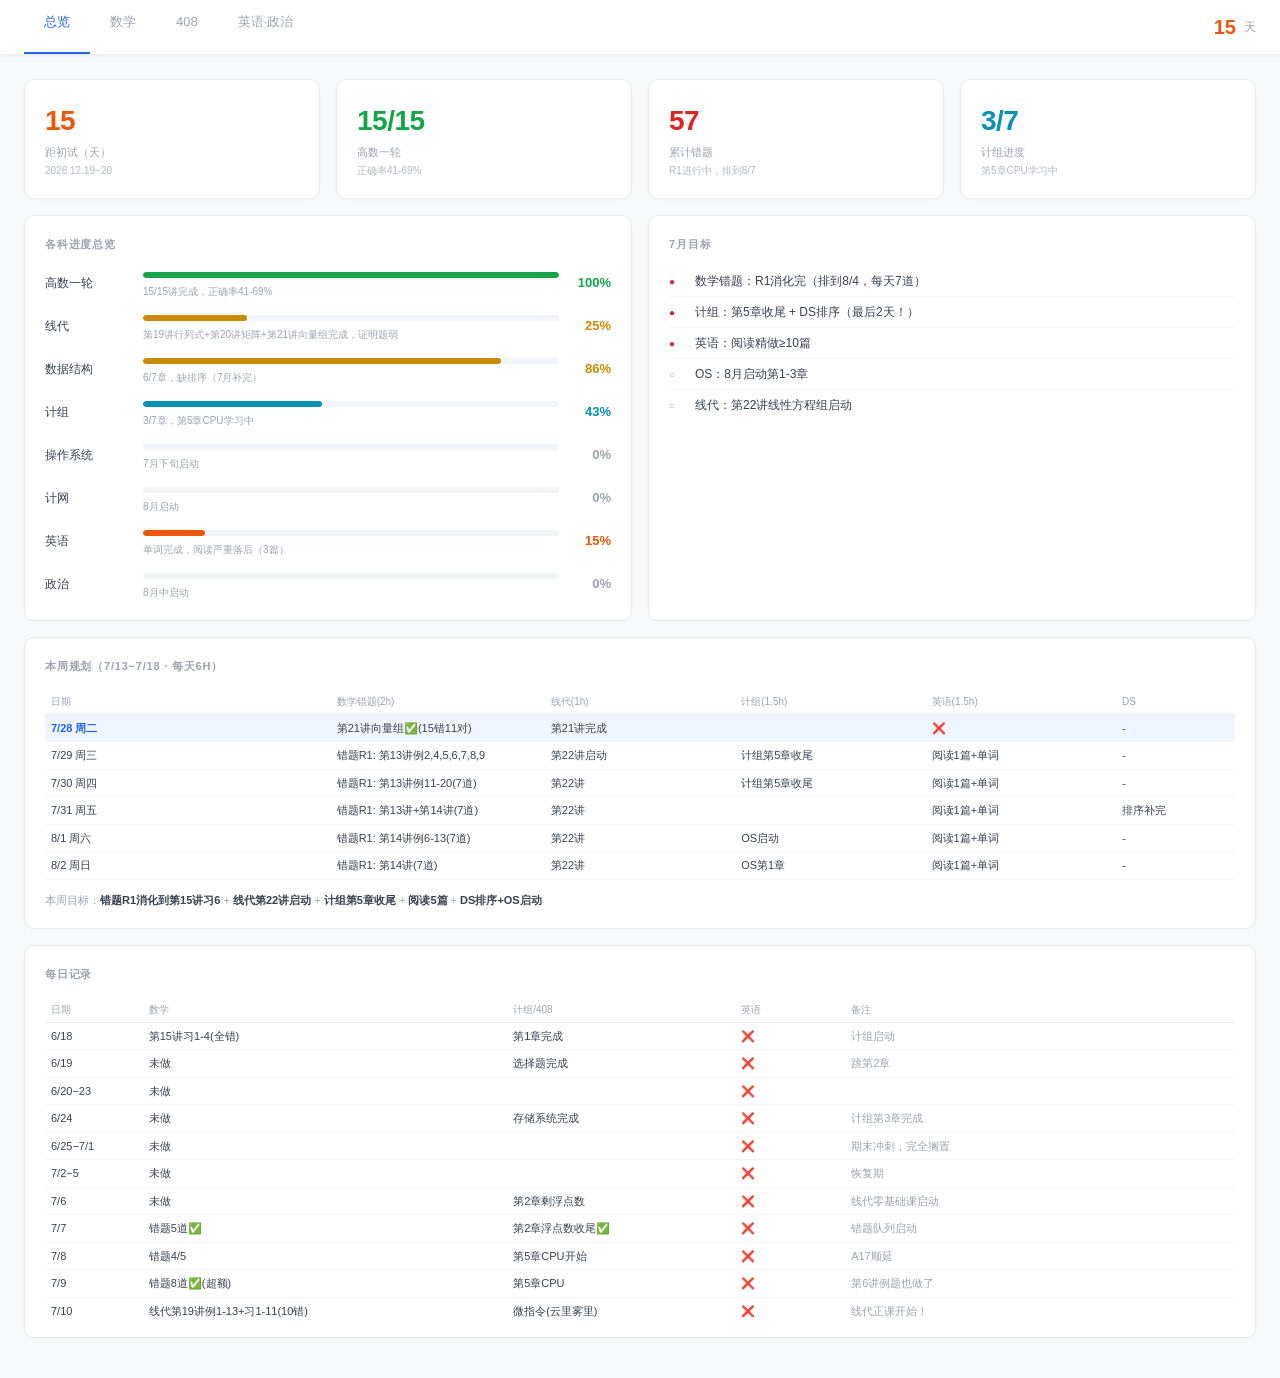
<file: dashboard.html>
<!DOCTYPE html>
<html lang="zh-CN">
<head>
<meta charset="UTF-8">
<meta name="viewport" content="width=device-width, initial-scale=1.0">
<title>考研进度看板 · 2027考研</title>
<style>
  :root {
    --bg: #f8f9fb;
    --surface: #ffffff;
    --border: #e8ecf1;
    --text: #374151;
    --text-dim: #9ca3af;
    --text-bright: #111827;
    --green: #16a34a;
    --green-bg: #f0fdf4;
    --yellow: #ca8a04;
    --yellow-bg: #fefce8;
    --red: #dc2626;
    --red-bg: #fef2f2;
    --blue: #2563eb;
    --blue-bg: #eff6ff;
    --cyan: #0891b2;
    --cyan-bg: #ecfeff;
    --purple: #7c3aed;
    --purple-bg: #f5f3ff;
    --orange: #ea580c;
    --orange-bg: #fff7ed;
  }
  * { margin: 0; padding: 0; box-sizing: border-box; }
  body { font-family: -apple-system, 'SF Pro Display', 'Microsoft YaHei', sans-serif; background: var(--bg); color: var(--text); font-size: 13px; line-height: 1.5; }
  .tabs { display: flex; background: var(--surface); border-bottom: 1px solid var(--border); padding: 0 24px; position: sticky; top: 0; z-index: 100; box-shadow: 0 1px 3px rgba(0,0,0,0.04); }
  .tab { padding: 12px 20px; cursor: pointer; font-size: 13px; font-weight: 500; color: var(--text-dim); border-bottom: 2px solid transparent; transition: all 0.2s; user-select: none; }
  .tab:hover { color: var(--text); background: var(--bg); }
  .tab.active { color: var(--blue); border-bottom-color: var(--blue); }
  .tab-countdown { margin-left: auto; display: flex; align-items: center; gap: 8px; font-size: 12px; color: var(--text-dim); padding: 12px 0; }
  .tab-countdown .num { font-size: 20px; font-weight: 700; color: var(--orange); }
  .page { display: none; max-width: 1320px; margin: 0 auto; padding: 24px; }
  .page.active { display: block; }
  .grid { display: grid; gap: 16px; margin-bottom: 16px; }
  .grid-4 { grid-template-columns: repeat(4, 1fr); }
  .grid-3 { grid-template-columns: repeat(3, 1fr); }
  .grid-2 { grid-template-columns: repeat(2, 1fr); }
  .grid-1 { grid-template-columns: 1fr; }
  @media (max-width: 900px) { .grid-4, .grid-3 { grid-template-columns: repeat(2, 1fr); } .grid-2 { grid-template-columns: 1fr; } }
  @media (max-width: 520px) { .grid-4, .grid-3, .grid-2 { grid-template-columns: 1fr; } }
  .card { background: var(--surface); border: 1px solid var(--border); border-radius: 10px; padding: 20px; box-shadow: 0 1px 2px rgba(0,0,0,0.03); }
  .card-title { font-size: 11px; font-weight: 600; color: var(--text-dim); text-transform: uppercase; letter-spacing: 0.8px; margin-bottom: 14px; }
  .card-title-lg { font-size: 15px; font-weight: 600; color: var(--text-bright); letter-spacing: 0; text-transform: none; margin-bottom: 14px; }
  .stat-value { font-size: 28px; font-weight: 700; margin-bottom: 2px; letter-spacing: -0.5px; }
  .stat-label { font-size: 11px; color: var(--text-dim); }
  .stat-sub { font-size: 10px; color: #b0b8c4; margin-top: 2px; }
  .bar-track { background: #f1f5f9; border-radius: 4px; height: 6px; overflow: hidden; margin: 6px 0; }
  .bar-fill { height: 100%; border-radius: 4px; transition: width 0.6s ease; }
  .subject-row { display: flex; align-items: center; gap: 10px; margin-bottom: 10px; }
  .subject-row:last-child { margin-bottom: 0; }
  .subject-label { font-size: 12px; min-width: 88px; flex-shrink: 0; color: var(--text); }
  .subject-bar-wrap { flex: 1; }
  .subject-pct { font-size: 13px; font-weight: 600; min-width: 42px; text-align: right; }
  .group-header { font-size: 10px; font-weight: 600; color: var(--text-dim); text-transform: uppercase; letter-spacing: 0.6px; padding: 10px 0 6px; border-bottom: 1px solid var(--border); margin-bottom: 8px; }
  .heatmap { display: grid; grid-template-columns: repeat(auto-fill, minmax(64px, 1fr)); gap: 6px; }
  .heat-cell { background: var(--surface); border: 1px solid var(--border); border-radius: 6px; padding: 8px 4px; text-align: center; transition: transform 0.15s, box-shadow 0.15s; }
  .heat-cell:hover { transform: scale(1.05); box-shadow: 0 2px 8px rgba(0,0,0,0.08); }
  .heat-cell .hn { font-size: 10px; color: var(--text-dim); margin-bottom: 2px; }
  .heat-cell .hv { font-size: 15px; font-weight: 700; }
  .heat-cell .hl { font-size: 9px; color: #b0b8c4; margin-top: 2px; white-space: nowrap; overflow: hidden; text-overflow: ellipsis; }
  .bl-green { border-left: 3px solid var(--green); }
  .bl-yellow { border-left: 3px solid var(--yellow); }
  .bl-red { border-left: 3px solid var(--red); }
  .bl-gray { border-left: 3px solid #d1d5db; }
  .q-row { display: flex; align-items: center; gap: 10px; padding: 6px 8px; border-radius: 6px; font-size: 12px; }
  .q-today { background: var(--blue-bg); border: 1px solid #bfdbfe; }
  .q-date { min-width: 42px; font-weight: 600; font-size: 11px; }
  .q-content { flex: 1; line-height: 1.5; }
  .q-count { font-size: 10px; color: var(--text-dim); margin-left: 4px; white-space: nowrap; }
  .tag { display: inline-block; padding: 1px 6px; border-radius: 4px; font-size: 10px; font-weight: 600; margin-left: 4px; }
  .tag-g { background: var(--green-bg); color: var(--green); border: 1px solid #bbf7d0; }
  .tag-r { background: var(--red-bg); color: var(--red); border: 1px solid #fecaca; }
  .tag-x { background: #f9fafb; color: #b0b8c4; border: 1px solid var(--border); }
  .w-row { display: flex; align-items: center; gap: 10px; padding: 6px 0; border-bottom: 1px solid #f1f5f9; font-size: 12px; }
  .w-row:last-child { border-bottom: none; }
  .w-pct { font-size: 16px; font-weight: 700; min-width: 38px; text-align: right; }
  .w-info { flex: 1; }
  .w-name { font-size: 12px; }
  .w-detail { font-size: 10px; color: var(--text-dim); margin-top: 1px; }
  .tl { position: relative; padding-left: 20px; }
  .tl::before { content: ''; position: absolute; left: 6px; top: 2px; bottom: 0; width: 1px; background: #e5e7eb; }
  .tl-item { position: relative; margin-bottom: 12px; }
  .tl-item::before { content: ''; position: absolute; left: -17px; top: 2px; width: 8px; height: 8px; border-radius: 50%; background: #d1d5db; border: 2px solid var(--surface); }
  .tl-item.done::before { background: var(--green); }
  .tl-item.active::before { background: var(--orange); box-shadow: 0 0 0 3px rgba(234,179,8,0.15); }
  .tl-date { font-size: 10px; color: var(--text-dim); }
  .tl-title { font-size: 12px; color: var(--text); font-weight: 500; }
  .tl-desc { font-size: 10px; color: #b0b8c4; }
  .tl-item:last-child { margin-bottom: 0; }
  .ch-table { width: 100%; border-collapse: collapse; font-size: 12px; }
  .ch-table th { text-align: left; color: var(--text-dim); font-weight: 500; padding: 6px 8px; border-bottom: 1px solid var(--border); font-size: 11px; }
  .ch-table td { padding: 6px 8px; border-bottom: 1px solid #f3f4f6; }
  .ch-table tr:hover { background: #fafbfc; }
  .badge-sm { display: inline-block; padding: 1px 6px; border-radius: 4px; font-size: 10px; font-weight: 600; }
  .badge-green { background: var(--green-bg); color: var(--green); border: 1px solid #bbf7d0; }
  .badge-blue { background: var(--blue-bg); color: var(--blue); border: 1px solid #bfdbfe; }
  .badge-yellow { background: var(--yellow-bg); color: var(--yellow); border: 1px solid #fde68a; }
  .badge-gray { background: #f9fafb; color: #b0b8c4; border: 1px solid var(--border); }
  .badge-red { background: var(--red-bg); color: var(--red); border: 1px solid #fecaca; }
  .badge-cyan { background: var(--cyan-bg); color: var(--cyan); border: 1px solid #a5f3fc; }
  .km-section { margin-bottom: 16px; }
  .km-title { font-size: 12px; font-weight: 600; color: var(--text-bright); margin-bottom: 6px; display: flex; align-items: center; gap: 6px; }
  .km-item { font-size: 11px; color: #6b7280; padding: 3px 0 3px 14px; line-height: 1.6; }
  .log-table { width: 100%; border-collapse: collapse; font-size: 11px; }
  .log-table th { text-align: left; color: var(--text-dim); font-weight: 500; padding: 5px 6px; border-bottom: 1px solid var(--border); font-size: 10px; }
  .log-table td { padding: 5px 6px; border-bottom: 1px solid #f3f4f6; color: var(--text); }
  .log-table tr:hover { background: #fafbfc; }
  .tip { font-size: 10px; color: #b0b8c4; margin-top: 6px; }
  .tip-warn { font-size: 10px; color: var(--red); margin-top: 6px; }
</style>
</head>
<body>

<div class="tabs">
  <div class="tab active" onclick="switchTab('overview')">总览</div>
  <div class="tab" onclick="switchTab('math')">数学</div>
  <div class="tab" onclick="switchTab('four8')">408</div>
  <div class="tab" onclick="switchTab('engpol')">英语·政治</div>
  <div class="tab-countdown"><span class="num" id="daysLeft">--</span><span>天</span></div>
</div>

<!-- ========== 总览 ========== -->
<div id="page-overview" class="page active">
  <div class="grid grid-4">
    <div class="card"><div class="stat-value" style="color:var(--orange)" id="daysLeft2">--</div><div class="stat-label">距初试（天）</div><div class="stat-sub">2026.12.19−20</div></div>
    <div class="card"><div class="stat-value" style="color:var(--green)">15/15</div><div class="stat-label">高数一轮</div><div class="stat-sub">正确率41-69%</div></div>
    <div class="card"><div class="stat-value" style="color:var(--red)">57</div><div class="stat-label">累计错题</div><div class="stat-sub">R1进行中，排到8/7</div></div>
    <div class="card"><div class="stat-value" style="color:var(--cyan)">3/7</div><div class="stat-label">计组进度</div><div class="stat-sub">第5章CPU学习中</div></div>
  </div>
  <div class="grid grid-2">
    <div class="card">
      <div class="card-title">各科进度总览</div>
      <div id="overviewProgress"></div>
    </div>
    <div class="card">
      <div class="card-title">7月目标</div>
      <div id="julyGoals"></div>
    </div>
  </div>
  <div class="grid grid-1">
    <div class="card">
      <div class="card-title">本周规划（7/13−7/18 · 每天6h）</div>
      <div id="weeklyPlan"></div>
    </div>
  </div>
  <div class="grid grid-1">
    <div class="card">
      <div class="card-title">每日记录</div>
      <div id="dailyLog" style="max-height:320px;overflow-y:auto;"></div>
    </div>
  </div>
</div>

<!-- ========== 数学 ========== -->
<div id="page-math" class="page">
  <div class="grid grid-2">
    <div class="card">
      <div class="card-title">高数各讲正确率</div>
      <div class="heatmap" id="mathHeatmap"></div>
      <div class="tip">绿≥60% · 黄≥50% · 红<50% · 灰=0%</div>
    </div>
    <div class="card">
      <div class="card-title">高数板块分析</div>
      <div id="mathGroups"></div>
    </div>
  </div>
  <div class="grid grid-2">
    <div class="card">
      <div class="card-title">错题队列（7/7起 · 每天5道）</div>
      <div id="mathQueue" style="max-height:380px;overflow-y:auto;"></div>
    </div>
    <div class="card">
      <div class="card-title">错因统计</div>
      <div id="mathWeak"></div>
    </div>
  </div>
  <div class="grid grid-2">
    <div class="card">
      <div class="card-title">知识点薄弱地图</div>
      <div id="knowledgeMap"></div>
    </div>
    <div class="card">
      <div class="card-title">线性代数</div>
      <div id="linearAlg"></div>
    </div>
  </div>
</div>

<!-- ========== 408 ========== -->
<div id="page-four8" class="page">
  <div class="grid grid-4">
    <div class="card"><div class="stat-value" style="color:var(--green)">6/7</div><div class="stat-label">数据结构</div><div class="stat-sub">缺排序章节</div></div>
    <div class="card"><div class="stat-value" style="color:var(--cyan)">3/7</div><div class="stat-label">计算机组成</div><div class="stat-sub">第5章CPU学习中</div></div>
    <div class="card"><div class="stat-value" style="color:var(--text-dim)">0/5</div><div class="stat-label">操作系统</div><div class="stat-sub">7月下旬启动</div></div>
    <div class="card"><div class="stat-value" style="color:var(--text-dim)">0/6</div><div class="stat-label">计算机网络</div><div class="stat-sub">8月启动</div></div>
  </div>
  <div class="grid grid-2">
    <div class="card"><div class="card-title">计算机组成原理 · 逐章进度</div><div id="coopChapters"></div></div>
    <div class="card"><div class="card-title">数据结构 · 逐章进度</div><div id="dsChapters"></div></div>
  </div>
  <div class="grid grid-2">
    <div class="card"><div class="card-title">操作系统 · 逐章进度</div><div id="osChapters"></div></div>
    <div class="card"><div class="card-title">计算机网络 · 逐章进度</div><div id="netChapters"></div></div>
  </div>
  <div class="grid grid-1">
    <div class="card"><div class="card-title">408一轮推进时间线</div><div class="tl" id="four8Timeline"></div></div>
  </div>
</div>

<!-- ========== 英语·政治 ========== -->
<div id="page-engpol" class="page">
  <div class="grid grid-2">
    <div class="card">
      <div class="card-title-lg">英语（英二）</div>
      <div class="card-title">单词</div>
      <div style="display:flex;align-items:center;gap:12px;margin-bottom:16px;">
        <div style="flex:1"><div class="bar-track"><div class="bar-fill" style="width:100%;background:var(--green);"></div></div></div>
        <div style="font-size:14px;font-weight:700;color:var(--green);">一轮完成</div>
      </div>
      <div class="card-title">阅读（40分）</div>
      <div style="display:flex;align-items:center;gap:12px;margin-bottom:16px;">
        <div style="flex:1"><div class="bar-track"><div class="bar-fill" style="width:5%;background:var(--red);"></div></div></div>
        <div style="font-size:14px;font-weight:700;color:var(--red);">3篇</div>
      </div>
      <div class="tip-warn">严重落后 · 目标：每天1篇精做 · 7月至少15篇</div>
      <div class="card-title" style="margin-top:16px;">其他题型</div>
      <table class="ch-table">
        <tr><td>完形填空（10分）</td><td><span class="badge-sm badge-gray">10月启动</span></td></tr>
        <tr><td>新题型（10分）</td><td><span class="badge-sm badge-gray">10月启动</span></td></tr>
        <tr><td>翻译（15分）</td><td><span class="badge-sm badge-gray">9月启动</span></td></tr>
        <tr><td>小作文（10分）</td><td><span class="badge-sm badge-gray">10月中</span></td></tr>
        <tr><td>大作文（15分）</td><td><span class="badge-sm badge-gray">10月中</span></td></tr>
      </table>
    </div>
    <div class="card">
      <div class="card-title-lg">政治</div>
      <div style="margin-bottom:16px;">
        <div style="font-size:14px;font-weight:700;color:var(--text-dim);">未开始</div>
        <div class="tip">计划8月中旬启动 · 正常进度</div>
      </div>
      <div class="card-title">规划时间线</div>
      <div class="tl">
        <div class="tl-item"><div class="tl-date">8月中−9月底</div><div class="tl-title">基础阶段</div><div class="tl-desc">徐涛强化课 + 肖1000一刷</div></div>
        <div class="tl-item"><div class="tl-date">10月</div><div class="tl-title">强化阶段</div><div class="tl-desc">二刷错题 + 背诵手册</div></div>
        <div class="tl-item"><div class="tl-date">11月</div><div class="tl-title">冲刺阶段</div><div class="tl-desc">肖八选择题 + 时政</div></div>
        <div class="tl-item"><div class="tl-date">12月</div><div class="tl-title">押题阶段</div><div class="tl-desc">肖四大题背诵</div></div>
      </div>
      <div class="card-title" style="margin-top:20px;">目标分数</div>
      <div style="font-size:24px;font-weight:700;color:var(--text-bright);">70+</div>
    </div>
  </div>
</div>

<script>
const DATA = {
  lectures: [
    { num:1,  name:'函数极限与连续',     pct:65,  cat:'极限' },
    { num:2,  name:'数列极限',           pct:68,  cat:'极限' },
    { num:3,  name:'微分学概念',         pct:55,  cat:'微分' },
    { num:4,  name:'微分学计算',         pct:63,  cat:'微分' },
    { num:5,  name:'微分几何应用',       pct:63,  cat:'微分' },
    { num:6,  name:'中值定理与不等式',   pct:55,  cat:'微分' },
    { num:7,  name:'物理与经济应用',     pct:100, cat:'微分', skip:true },
    { num:8,  name:'积分概念与性质',     pct:69,  cat:'积分' },
    { num:9,  name:'积分计算',           pct:52,  cat:'积分' },
    { num:10, name:'积分几何应用',       pct:52,  cat:'积分' },
    { num:11, name:'积分等式与不等式',   pct:41,  cat:'积分' },
    { num:12, name:'积分物理经济应用',   pct:60,  cat:'积分' },
    { num:13, name:'多元函数微分学',     pct:36,  cat:'多元' },
    { num:14, name:'二重积分',           pct:41,  cat:'多元' },
    { num:15, name:'微分方程',           pct:0,   cat:'方程', fail:true },
  ],

  subjects: [
    { name:'高数一轮', pct:100, color:'var(--green)', note:'15/15讲完成，正确率41-69%' },
    { name:'线代', pct:25, color:'var(--yellow)', note:'第19讲行列式+第20讲矩阵+第21讲向量组完成，证明题弱' },
    { name:'数据结构', pct:86, color:'var(--yellow)', note:'6/7章，缺排序（7月补完）' },
    { name:'计组', pct:43, color:'var(--cyan)', note:'3/7章，第5章CPU学习中' },
    { name:'操作系统', pct:0, color:'var(--text-dim)', note:'7月下旬启动' },
    { name:'计网', pct:0, color:'var(--text-dim)', note:'8月启动' },
    { name:'英语', pct:15, color:'var(--orange)', note:'单词完成，阅读严重落后（3篇）' },
    { name:'政治', pct:0, color:'var(--text-dim)', note:'8月中启动' },
  ],

  goals: [
    { text:'数学错题：R1消化完（排到8/4，每天7道）', urgent:true },
    { text:'计组：第5章收尾 + DS排序（最后2天！）', urgent:true },
    { text:'英语：阅读精做≥10篇', urgent:true },
    { text:'OS：8月启动第1-3章', urgent:false },
    { text:'线代：第22讲线性方程组启动', urgent:false },
  ],

  errorStats: [
    { name:'思路错误-方法选错', count:18, color:'var(--purple)' },
    { name:'概念不清-忽略前提条件', count:17, color:'var(--red)' },
    { name:'概念不清-概念混淆', count:13, color:'var(--red)' },
    { name:'计算粗心-数值运算错', count:12, color:'var(--yellow)' },
    { name:'概念不清-公式遗忘', count:11, color:'var(--red)' },
    { name:'思路错误-完全无思路', count:11, color:'var(--purple)' },
    { name:'计算粗心-符号/正负号错', count:3, color:'var(--yellow)' },
    { name:'计算粗心-漏项/漏步骤', count:3, color:'var(--yellow)' },
    { name:'审题失误-看漏条件', count:3, color:'var(--orange)' },
    { name:'计算粗心-化简变形出错', count:1, color:'var(--yellow)' },
    { name:'思路错误-中途卡住', count:1, color:'var(--purple)' },
  ],

  queue: [
    { date:'7/7',  n:5,  txt:'第5讲: 习7,9 + A1,3,4', done:true },
    { date:'7/8',  n:5,  txt:'第5讲: A5,6,7,11 + A17', done:true, note:'4/5完成' },
    { date:'7/9',  n:8,  txt:'第5讲: A17,18,20,23,24 + 第6讲 例3,5,6', done:true },
    { date:'7/11', n:10, txt:'第6讲: 例7,10,13,14,20,21 + 习3,4,6,7', done:true },
    { date:'7/13', n:8,  txt:'第6讲习8 + 第8讲 例3,9,10,14,18,19 + 习5', done:true },
    { date:'7/14', n:7,  txt:'第8讲 习7 + 第9讲 例3,5,8,9,10,21', done:true },
    { date:'7/15', n:5,  txt:'第9讲: 例22,23,26,27,28', done:true },
    { date:'7/16', n:5,  txt:'第9讲: 例29 + 习3,7,8,9', done:true },
    { date:'7/17', n:5,  txt:'第9讲: 习10,11,12,13,14', done:true },
    { date:'7/19', n:10, txt:'第9讲积压10道', done:true, note:'8错2对' },
    { date:'7/29', n:7,  txt:'第13讲: 例2,4,5,6,7,8,9', today:true },
    { date:'7/30', n:7,  txt:'第13讲: 例11,12,13,17,18,19,20' },
    { date:'7/31', n:7,  txt:'第13讲: 例21,22+习1,3,5+第14讲例2,4' },
    { date:'8/1',  n:7,  txt:'第14讲: 例6,7,8,9,11,12,13' },
    { date:'8/2',  n:7,  txt:'第14讲: 例14,17+习1,5,6,7,10' },
    { date:'8/3',  n:7,  txt:'第14讲习12+第15讲习1,2,3,4,5,6' },
    { date:'8/4',  n:6,  txt:'第15讲: 习7,8,9,10,11,12', tag:'R1完结' },
  ],

  coop: [
    { name:'第1章 计算机系统概述', status:'done', note:'王道选择题完成' },
    { name:'第2章 数据的表示和运算', status:'done', note:'浮点数加减法收尾完成' },
    { name:'第3章 存储系统', status:'done', note:'期末重合，已完成' },
    { name:'第4章 指令系统', status:'skip', note:'本科已学，强化阶段补' },
    { name:'第5章 中央处理器(CPU)', status:'progress', note:'正在学习' },
    { name:'第6章 总线', status:'todo', note:'' },
    { name:'第7章 I/O系统', status:'todo', note:'' },
  ],

  ds: [
    { name:'第1章 绪论', status:'done' },
    { name:'第2章 线性表', status:'done' },
    { name:'第3章 栈和队列', status:'done' },
    { name:'第4章 树与二叉树', status:'done' },
    { name:'第5章 图', status:'done' },
    { name:'第6章 查找', status:'done' },
    { name:'第7章 排序', status:'todo', note:'7月内补完' },
  ],

  os: [
    { name:'第1章 操作系统概述', status:'todo' },
    { name:'第2章 进程管理', status:'todo', note:'重点' },
    { name:'第3章 内存管理', status:'todo', note:'重点' },
    { name:'第4章 文件管理', status:'todo' },
    { name:'第5章 I/O管理', status:'todo' },
  ],

  net: [
    { name:'第1章 计算机网络概述', status:'todo' },
    { name:'第2章 物理层', status:'todo' },
    { name:'第3章 数据链路层', status:'todo' },
    { name:'第4章 网络层', status:'todo', note:'重点' },
    { name:'第5章 传输层', status:'todo', note:'重点' },
    { name:'第6章 应用层', status:'todo' },
  ],

  weeklyPlan: [
    { date:'7/28 周二', math:'第21讲向量组✅(15错11对)', la:'第21讲完成', coop:'', eng:'❌', ds:'', status:'today' },
    { date:'7/29 周三', math:'错题R1: 第13讲例2,4,5,6,7,8,9', la:'第22讲启动', coop:'计组第5章收尾', eng:'阅读1篇+单词', ds:'' },
    { date:'7/30 周四', math:'错题R1: 第13讲例11-20(7道)', la:'第22讲', coop:'计组第5章收尾', eng:'阅读1篇+单词', ds:'' },
    { date:'7/31 周五', math:'错题R1: 第13讲+第14讲(7道)', la:'第22讲', coop:'', eng:'阅读1篇+单词', ds:'排序补完' },
    { date:'8/1 周六', math:'错题R1: 第14讲例6-13(7道)', la:'第22讲', coop:'OS启动', eng:'阅读1篇+单词', ds:'' },
    { date:'8/2 周日', math:'错题R1: 第14讲(7道)', la:'第22讲', coop:'OS第1章', eng:'阅读1篇+单词', ds:'' },
  ],

  four8Timeline: [
    { date:'6月', title:'计组第1+3章完成', desc:'期末同步复习', done:true },
    { date:'7月上旬', title:'计组第2章收尾', desc:'浮点数加减法完成', done:true },
    { date:'7月下旬', title:'计组第5章CPU收尾中', desc:'第5章进行中，DS排序待补' },
    { date:'8月上旬', title:'OS第1-3章启动 + DS排序', desc:'进程管理+内存管理' },
    { date:'8月底', title:'408四门一轮全部完成', desc:'进入强化' },
  ],

  dailyLog: [
    { date:'6/18', math:'第15讲习1-4(全错)', coop:'第1章完成', eng:'❌', note:'计组启动' },
    { date:'6/19', math:'未做', coop:'选择题完成', eng:'❌', note:'跳第2章' },
    { date:'6/20−23', math:'未做', coop:'', eng:'❌', note:'' },
    { date:'6/24', math:'未做', coop:'存储系统完成', eng:'❌', note:'计组第3章完成' },
    { date:'6/25−7/1', math:'未做', coop:'', eng:'❌', note:'期末冲刺，完全搁置' },
    { date:'7/2−5', math:'未做', coop:'', eng:'❌', note:'恢复期' },
    { date:'7/6', math:'未做', coop:'第2章剩浮点数', eng:'❌', note:'线代零基础课启动' },
    { date:'7/7', math:'错题5道✅', coop:'第2章浮点数收尾✅', eng:'❌', note:'错题队列启动' },
    { date:'7/8', math:'错题4/5', coop:'第5章CPU开始', eng:'❌', note:'A17顺延' },
    { date:'7/9', math:'错题8道✅(超额)', coop:'第5章CPU', eng:'❌', note:'第6讲例题也做了' },
    { date:'7/10', math:'线代第19讲例1-13+习1-11(10错)', coop:'微指令(云里雾里)', eng:'❌', note:'线代正课开始！' },
    { date:'7/11', math:'第6讲例题6道(3错)', coop:'', eng:'❌', note:'中值定理+泰勒余项' },
    { date:'7/12', math:'第6讲习3,4,6,7(全错)', coop:'字段间接编码+控制元件', eng:'text1:5错4', note:'中值定理⭐需专项突破' },
    { date:'7/13', math:'第8讲+第9讲例3(3错)', coop:'微程序+流水线', eng:'❌', note:'线代行列式1ka完成' },
    { date:'7/14', math:'第8讲习5,7+第9讲例3,5,8,9,10,21(5错)', coop:'', eng:'❌', note:'积分公式+方法大问题；不定积分多次忘+C' },
    { date:'7/15', math:'第9讲例22,23,26,27,28(4错1对)', coop:'计组第5章CPU', eng:'❌', note:'变限积分求导代入错误；递推式不熟练' },
    { date:'7/16', math:'第9讲例29+习3,7,8,9(错题R1)', coop:'', eng:'❌', note:'4错2对' },
    { date:'7/17', math:'第9讲习10,11,12,13,14(错题R1)', coop:'', eng:'❌', note:'4错1对' },
    { date:'7/18', math:'未做(顺延)', coop:'', eng:'❌', note:'' },
    { date:'7/19', math:'第9讲积压10道(8错2对)', coop:'', eng:'❌', note:'赶进度，积压消化' },
    { date:'7/20−23', math:'未做', coop:'', eng:'❌', note:'' },
    { date:'7/24', math:'第20讲矩阵例1-13,16,17(5错8对)', coop:'', eng:'❌', note:'线代第2章矩阵启动' },
    { date:'7/25', math:'未做', coop:'', eng:'❌', note:'' },
    { date:'7/26', math:'第20讲1ka1-19(5错14对)', coop:'', eng:'❌', note:'伴随矩阵+正交矩阵不熟' },
    { date:'7/27', math:'未做', coop:'', eng:'❌', note:'' },
    { date:'7/28', math:'第21讲向量组例1-14+习1-12(15错11对)', coop:'', eng:'❌', note:'证明题写法是最大短板！⭐' },
  ],
};

const catColors = { 极限:'var(--blue)', 微分:'var(--purple)', 积分:'var(--yellow)', 多元:'var(--red)', 方程:'var(--cyan)' };

function switchTab(id) {
  document.querySelectorAll('.page').forEach(p => p.classList.remove('active'));
  document.querySelectorAll('.tab').forEach(t => t.classList.remove('active'));
  document.getElementById('page-' + id).classList.add('active');
  event.target.classList.add('active');
}

function updateCountdown() {
  const diff = Math.ceil((new Date('2026-12-19') - new Date()) / 86400000);
  document.getElementById('daysLeft').textContent = diff;
  document.getElementById('daysLeft2').textContent = diff;
}

// OVERVIEW
(function() {
  const c = document.getElementById('overviewProgress');
  DATA.subjects.forEach(s => {
    const r = document.createElement('div'); r.className = 'subject-row';
    r.innerHTML = `<div class="subject-label">${s.name}</div><div class="subject-bar-wrap"><div class="bar-track"><div class="bar-fill" style="width:${Math.max(s.pct,s.pct>0?2:0)}%;background:${s.color};"></div></div><div style="font-size:10px;color:var(--text-dim);">${s.note}</div></div><div class="subject-pct" style="color:${s.color}">${s.pct}%</div>`;
    c.appendChild(r);
  });
})();

(function() {
  const c = document.getElementById('julyGoals');
  DATA.goals.forEach(g => {
    const d = document.createElement('div'); d.className = 'w-row';
    d.innerHTML = `<div style="min-width:16px;font-size:10px;color:${g.urgent?'var(--red)':'var(--text-dim)'}">${g.urgent?'●':'○'}</div><div class="w-info"><div class="w-name">${g.text}</div></div>`;
    c.appendChild(d);
  });
})();

(function() {
  const c = document.getElementById('dailyLog');
  const table = document.createElement('table'); table.className = 'log-table';
  table.innerHTML = '<thead><tr><th>日期</th><th>数学</th><th>计组/408</th><th>英语</th><th>备注</th></tr></thead>';
  const tbody = document.createElement('tbody');
  DATA.dailyLog.forEach(l => {
    const tr = document.createElement('tr');
    tr.innerHTML = `<td>${l.date}</td><td>${l.math}</td><td>${l.coop}</td><td>${l.eng}</td><td style="color:var(--text-dim)">${l.note}</td>`;
    tbody.appendChild(tr);
  });
  table.appendChild(tbody); c.appendChild(table);
})();

// WEEKLY PLAN
(function() {
  const c = document.getElementById('weeklyPlan');
  const table = document.createElement('table'); table.className = 'log-table';
  table.innerHTML = '<thead><tr><th>日期</th><th style="width:18%">数学错题(2h)</th><th style="width:16%">线代(1h)</th><th style="width:16%">计组(1.5h)</th><th style="width:16%">英语(1.5h)</th><th style="width:10%">DS</th></tr></thead>';
  const tbody = document.createElement('tbody');
  DATA.weeklyPlan.forEach(w => {
    const tr = document.createElement('tr');
    if (w.status==='today') tr.style.background = 'var(--blue-bg)';
    const fw = w.status==='today'?'600':'400';
    const cl = w.status==='today'?'var(--blue)':'inherit';
    tr.innerHTML = `<td style="font-weight:${fw};color:${cl}">${w.date}</td><td>${w.math}</td><td>${w.la}</td><td>${w.coop}</td><td>${w.eng}</td><td>${w.ds||'-'}</td>`;
    tbody.appendChild(tr);
  });
  table.appendChild(tbody); c.appendChild(table);
  const summary = document.createElement('div');
  summary.style.cssText = 'margin-top:12px;font-size:11px;color:var(--text-dim);display:flex;gap:20px;';
  summary.innerHTML = '<span>本周目标：<b style="color:var(--text)">错题R1消化到第15讲习6</b> + <b style="color:var(--text)">线代第22讲启动</b> + <b style="color:var(--text)">计组第5章收尾</b> + <b style="color:var(--text)">阅读5篇</b> + <b style="color:var(--text)">DS排序+OS启动</b></span>';
  c.appendChild(summary);
})();

// MATH
(function() {
  const c = document.getElementById('mathHeatmap');
  const sorted = [...DATA.lectures].sort((a,b) => a.pct - b.pct);
  sorted.forEach(l => {
    let cls, color;
    if (l.fail && l.pct===0) { cls='bl-gray'; color='var(--text-dim)'; }
    else if (l.skip) { cls='bl-green'; color='var(--green)'; }
    else if (l.pct>=60) { cls='bl-green'; color='var(--green)'; }
    else if (l.pct>=50) { cls='bl-yellow'; color='var(--yellow)'; }
    else { cls='bl-red'; color='var(--red)'; }
    const d = document.createElement('div'); d.className = 'heat-cell ' + cls;
    d.innerHTML = `<div class="hn">L${l.num}</div><div class="hv" style="color:${color}">${l.skip?'100%':l.pct+'%'}</div><div class="hl">${l.name.substring(0,8)}</div>`;
    c.appendChild(d);
  });
})();

(function() {
  const c = document.getElementById('mathGroups');
  const groups = {};
  DATA.lectures.forEach(l => { if (!groups[l.cat]) groups[l.cat] = {lectures:[]}; groups[l.cat].lectures.push(l); });
  Object.entries(groups).forEach(([name, g]) => {
    const avg = Math.round(g.lectures.filter(l=>!l.skip).reduce((s,l)=>s+l.pct,0) / Math.max(g.lectures.filter(l=>!l.skip).length,1));
    const color = catColors[name] || 'var(--text-dim)';
    const d = document.createElement('div'); d.style.marginBottom = '12px';
    d.innerHTML = `<div style="display:flex;justify-content:space-between;align-items:baseline;margin-bottom:4px;"><span style="font-size:12px;font-weight:600;color:${color};">${name}</span><span style="font-size:11px;color:var(--text-dim);">平均 ${avg}%</span></div><div class="bar-track"><div class="bar-fill" style="width:${Math.max(avg,2)}%;background:${color};opacity:0.7;"></div></div><div style="font-size:10px;color:var(--text-dim);margin-top:3px;">${g.lectures.map(l=>`L${l.num}(${l.pct}%)`).join(' · ')}</div>`;
    c.appendChild(d);
  });
})();

(function() {
  const c = document.getElementById('mathQueue');
  DATA.queue.forEach(q => {
    const r = document.createElement('div'); r.className = 'q-row' + (q.today?' q-today':'');
    let tags = '';
    if (q.today) tags += '<span class="tag tag-g">今天</span>';
    if (q.done) tags += '<span class="tag tag-g">✅</span>';
    if (q.tag) tags += `<span class="tag tag-r">${q.tag}</span>`;
    r.innerHTML = `<div class="q-date" style="color:${q.today?'var(--blue)':'var(--text-dim)'}">${q.date}</div><div class="q-content">${q.txt}${q.n?`<span class="q-count">${q.n}题</span>`:''}${tags}</div>`;
    c.appendChild(r);
  });
})();

(function() {
  const c = document.getElementById('mathWeak');
  DATA.errorStats.forEach(e => {
    const r = document.createElement('div'); r.className = 'w-row';
    r.innerHTML = `<div style="font-size:16px;font-weight:700;min-width:28px;color:${e.color}">${e.count}</div><div class="w-info"><div class="w-name">${e.name}</div></div>`;
    c.appendChild(r);
  });
})();

(function() {
  const c = document.getElementById('knowledgeMap');
  const sections = [
    { title:'⭐ 中值定理（专项补强）', color:'var(--red)', items:['拉格朗日中值定理应用不充分','柯西中值定理具体应用未想到','构造辅助函数不敏感','不等式证明可用中值定理'] },
    { title:'⭐ 极限运算（专项补强）', color:'var(--red)', items:['对极限运算不敏感','斜渐近线b算不出来（3题反复出错）','∞·1不定型中错误拆分取极限'] },
    { title:'极限与连续', color:'var(--blue)', items:['等价无穷小：加减项不可随意替换','洛必达法则：适用条件判断','数列极限：单调有界准则'] },
    { title:'微分学', color:'var(--purple)', items:['泰勒展开：拉格朗日余项理解偏差','驻点与极值：y\'=0代入化简','导数零点定理定义不明晰','换元后代数变形：系数搞反'] },
    { title:'积分学（弱项）', color:'var(--yellow)', items:['换元积分：忘换积分限','分部积分：u/dv选择不当','对数积分中绝对值：ln|x-b|','积分不等式证明思路不清','变限积分求导代入（例22）','变限积分表示原函数/倒推（例23）','基本积分变形（例26）','递推式代值关键点（例28）'] },
    { title:'多元函数（弱项）', color:'var(--red)', items:['偏导数：链式法则漏中间变量','全微分：存在条件判断不准','极值问题：拉格朗日乘数法','二重积分：积分次序/极坐标'] },
    { title:'微分方程（零基础）', color:'var(--cyan)', items:['一阶线性：通解公式记不住','二阶常系数：特征方程三种情况'] },
  ];
  sections.forEach(s => {
    const d = document.createElement('div'); d.className = 'km-section';
    d.innerHTML = `<div class="km-title" style="color:${s.color}">${s.title}</div>` + s.items.map(i=>`<div class="km-item">· ${i}</div>`).join('');
    c.appendChild(d);
  });
})();

(function() {
  const c = document.getElementById('linearAlg');
  c.innerHTML = `
    <div style="margin-bottom:16px;">
      <div style="font-size:18px;font-weight:700;color:var(--green);">第19-21讲已完成 · 证明题弱</div>
      <div class="tip">第19讲行列式(~58%) · 第20讲矩阵(~55%) · 第21讲向量组(~42%) · 下一步：第22讲线性方程组</div>
    </div>
    <table class="ch-table">
      <tr><td>第0讲 零基础课程</td><td><span class="badge-sm badge-green">已完成</span></td></tr>
      <tr><td>第19讲 行列式</td><td><span class="badge-sm badge-green">已完成</span> <span class="tip">例5/13+习5/11+1ka2/11，计算粗心为主</span></td></tr>
      <tr><td>第20讲 矩阵</td><td><span class="badge-sm badge-green">已完成</span> <span class="tip">例7错+1ka5错，伴随矩阵/正交矩阵不熟</span></td></tr>
      <tr><td>第21讲 向量组</td><td><span class="badge-sm badge-green">已完成</span> <span class="tip">例11错+习4错，证明题写法是短板</span></td></tr>
      <tr><td>第22讲 线性方程组</td><td><span class="badge-sm badge-gray">未开始</span></td></tr>
      <tr><td>第23讲 特征值与特征向量</td><td><span class="badge-sm badge-gray">未开始</span></td></tr>
      <tr><td>第24讲 二次型</td><td><span class="badge-sm badge-gray">未开始</span></td></tr>
    </table>
  `;
})();

// 408
function renderChapterTable(items, container) {
  const table = document.createElement('table'); table.className = 'ch-table';
  items.forEach(ch => {
    const tr = document.createElement('tr');
    let badge;
    if (ch.status==='done') badge = '<span class="badge-sm badge-green">完成</span>';
    else if (ch.status==='progress') badge = '<span class="badge-sm badge-yellow">进行中</span>';
    else if (ch.status==='skip') badge = '<span class="badge-sm badge-cyan">略过</span>';
    else badge = '<span class="badge-sm badge-gray">未开始</span>';
    tr.innerHTML = `<td>${ch.name}</td><td style="font-size:11px;color:var(--text-dim)">${ch.note||''}</td><td style="text-align:right">${badge}</td>`;
    table.appendChild(tr);
  });
  document.getElementById(container).appendChild(table);
}

renderChapterTable(DATA.coop, 'coopChapters');
renderChapterTable(DATA.ds, 'dsChapters');
renderChapterTable(DATA.os, 'osChapters');
renderChapterTable(DATA.net, 'netChapters');

(function() {
  const c = document.getElementById('four8Timeline');
  DATA.four8Timeline.forEach(m => {
    const item = document.createElement('div'); item.className = 'tl-item ' + (m.done?'done':'');
    item.innerHTML = `<div class="tl-date">${m.date}</div><div class="tl-title">${m.title}</div><div class="tl-desc">${m.desc}</div>`;
    c.appendChild(item);
  });
})();

updateCountdown();
</script>
</body>
</html>
</file>
